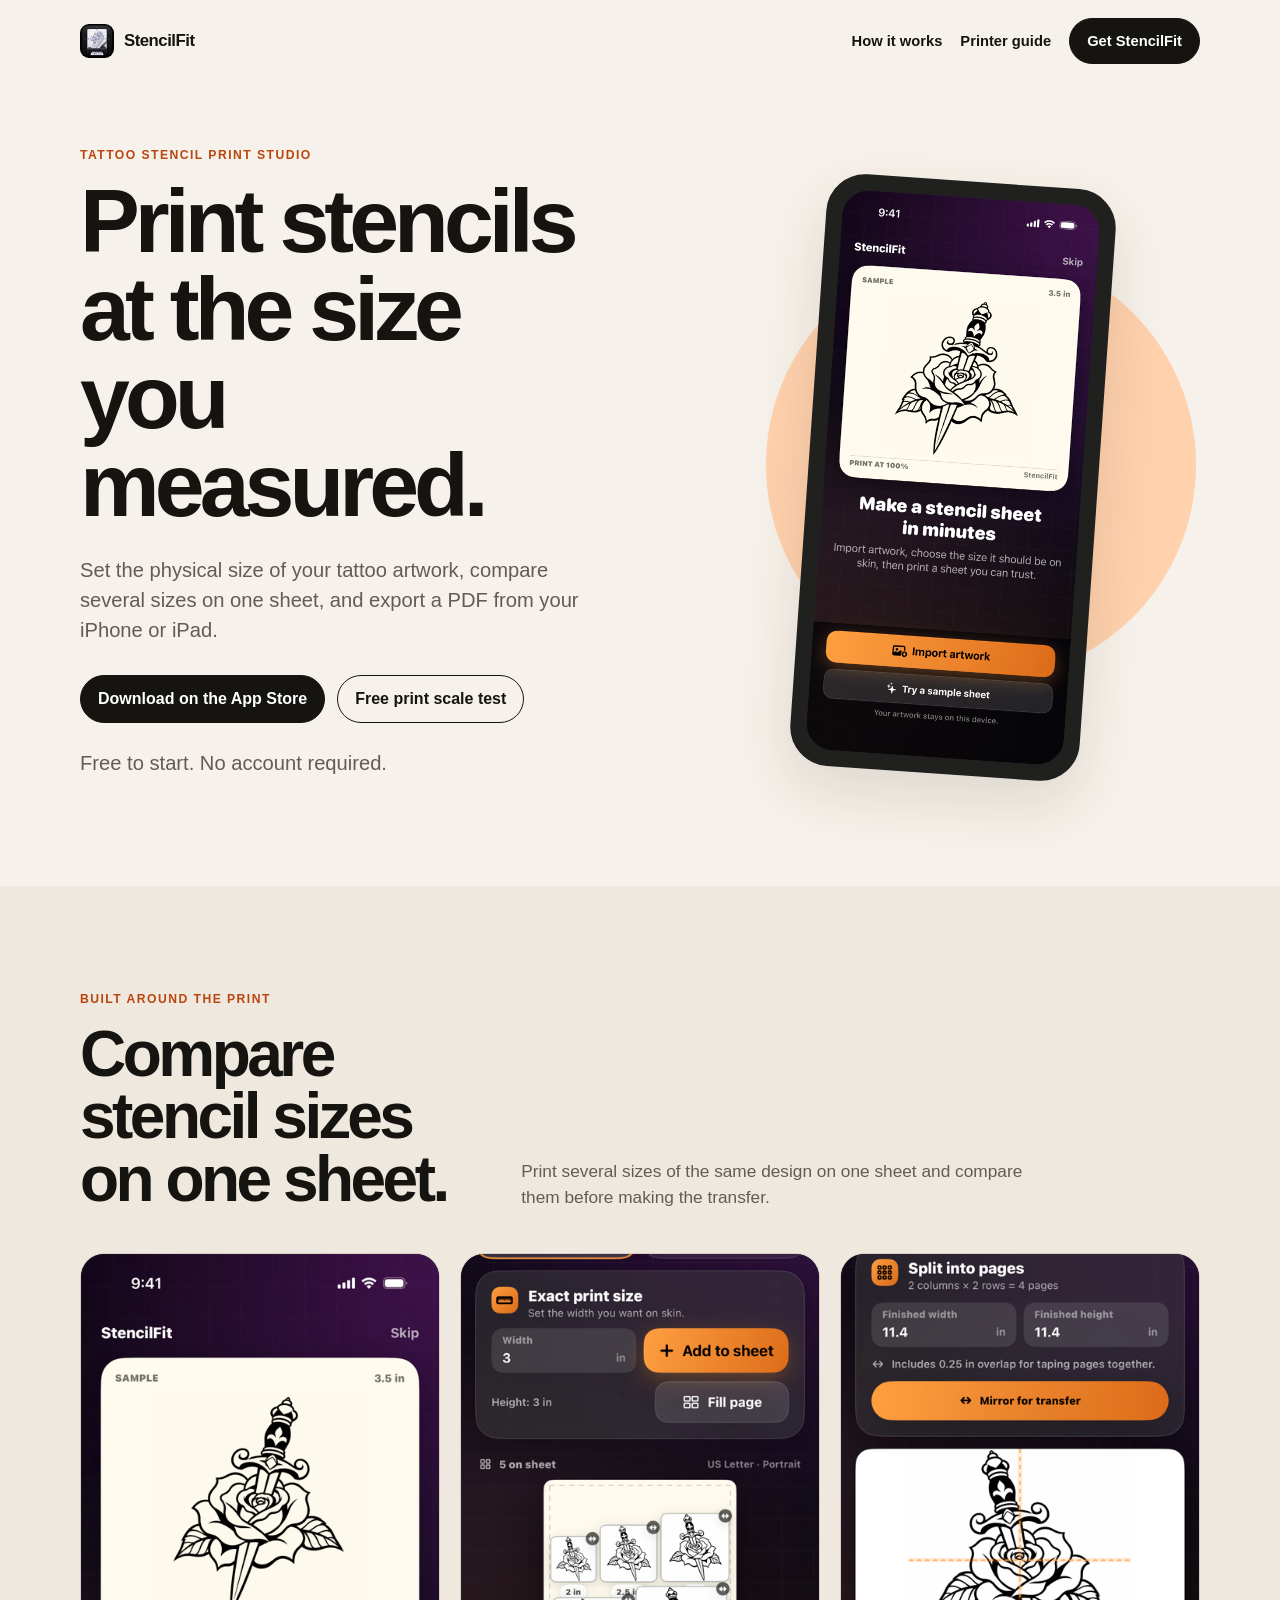
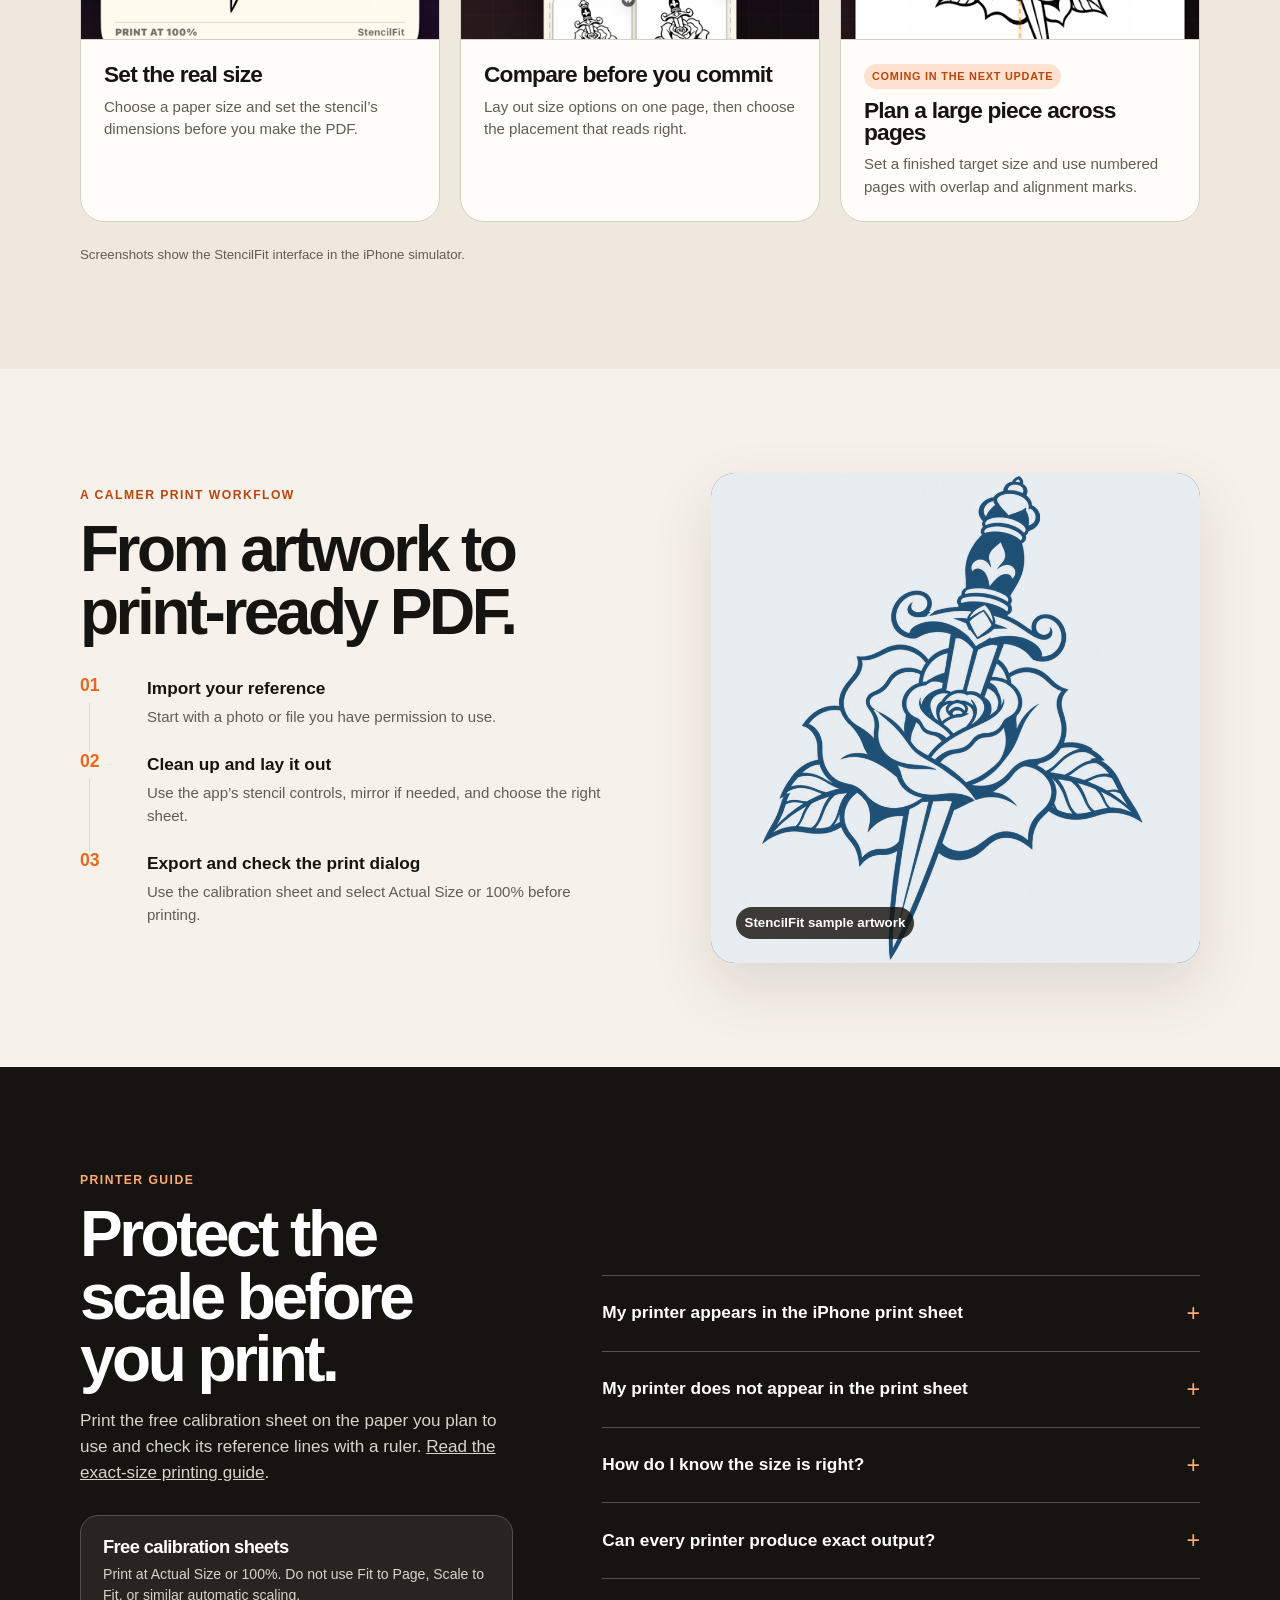
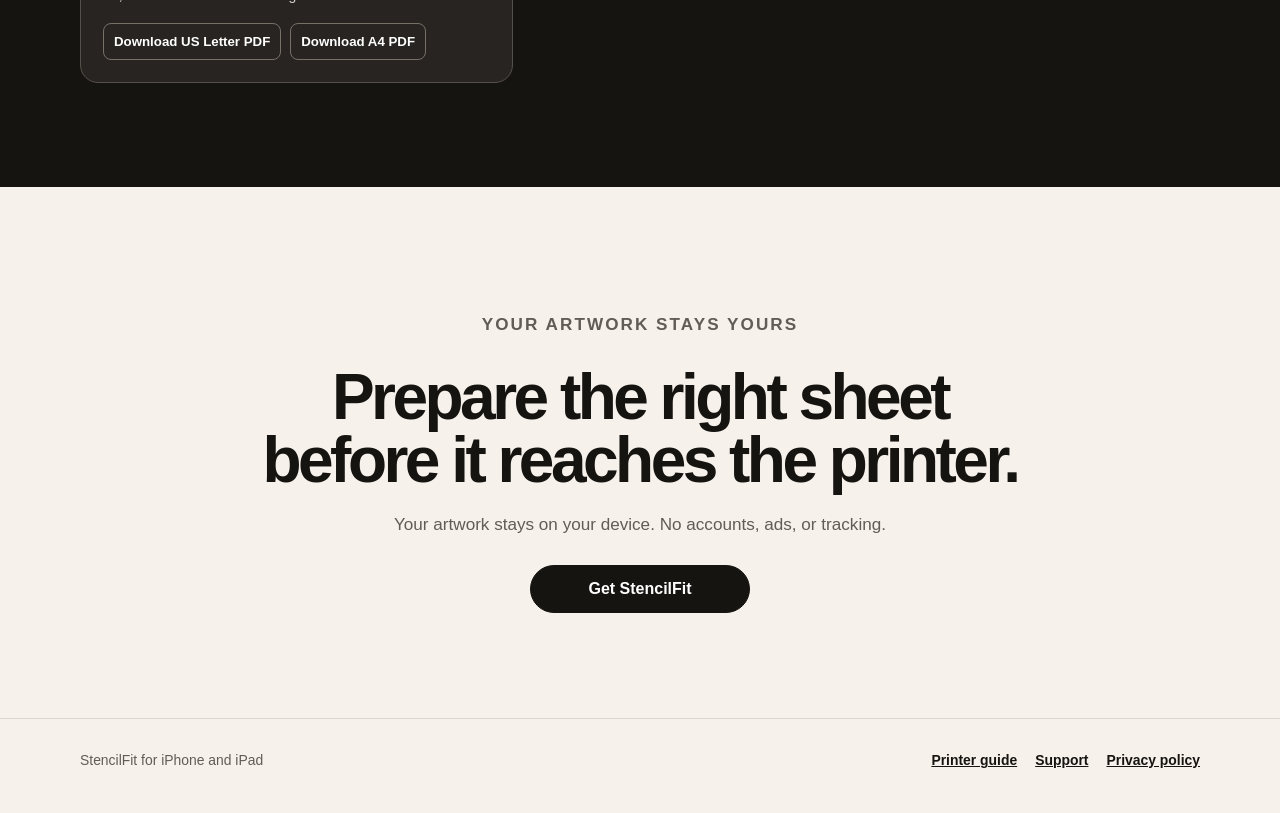
<file: index.html>
<!doctype html>
<html lang="en">
  <head>
    <meta charset="utf-8" />
    <meta name="viewport" content="width=device-width, initial-scale=1" />
    <meta
      name="description"
      content="Size tattoo stencils in inches or centimeters, compare several sizes on one sheet, and export a print-ready PDF on iPhone and iPad."
    />
    <link
      rel="canonical"
      href="https://carlosj1999.github.io/stencilfit-site/"
    />
    <meta
      property="og:title"
      content="StencilFit | Exact-size tattoo stencils for iPhone and iPad"
    />
    <meta
      property="og:description"
      content="Prepare a clean, real-size stencil PDF on iPhone or iPad."
    />
    <meta
      property="og:url"
      content="https://carlosj1999.github.io/stencilfit-site/"
    />
    <meta property="og:type" content="website" />
    <meta
      property="og:image"
      content="https://carlosj1999.github.io/stencilfit-site/assets/demo-dagger-rose.png"
    />
    <meta property="og:image:alt" content="Dagger-and-rose tattoo stencil from StencilFit" />
    <meta name="twitter:card" content="summary_large_image" />
    <meta name="theme-color" content="#f6f1ea" />
    <link rel="icon" href="assets/app-icon.png" type="image/png" />
    <title>StencilFit | Exact-size tattoo stencils for iPhone and iPad</title>
    <link rel="stylesheet" href="assets/site.css" />
  </head>
  <body>
    <a class="skip" href="#main">Skip to content</a>
    <header class="site-header">
      <nav class="wrap nav" aria-label="Main navigation">
        <a class="brand" href="#top" aria-label="StencilFit home"
          ><img src="assets/app-icon.png" alt="" />StencilFit</a
        >
        <div class="nav-links">
          <a href="#how-it-works">How it works</a
          ><a href="print-tattoo-stencil-actual-size.html">Printer guide</a
          ><a
            class="button"
            href="https://apps.apple.com/app/apple-store/id6786130344?pt=129078736&amp;ct=website-product-page&amp;mt=8"
            >Get StencilFit</a
          >
        </div>
      </nav>
    </header>
    <main id="main">
      <section class="hero" id="top">
        <div class="wrap hero-grid">
          <div class="hero-copy">
            <p class="eyebrow">Tattoo stencil print studio</p>
            <h1>Print stencils at the size you measured.</h1>
            <p>
              Set the physical size of your tattoo artwork, compare several sizes
              on one sheet, and export a PDF from your iPhone or iPad.
            </p>
            <div class="hero-actions">
              <a
                class="button"
                href="https://apps.apple.com/app/apple-store/id6786130344?pt=129078736&amp;ct=website-product-page&amp;mt=8"
                >Download on the App Store</a
              ><a class="button secondary" href="print-tattoo-stencil-actual-size.html"
                >Free print scale test</a
              >
            </div>
            <p class="microcopy">Free to start. No account required.</p>
          </div>
          <div
            class="hero-visual"
            aria-label="StencilFit welcome screen with a sample tattoo stencil"
          >
            <div class="halo" aria-hidden="true"></div>
            <div class="phone">
              <img
                src="assets/exact-size.png"
                alt="StencilFit welcome screen with a dagger-and-rose sample labeled 3.5 inches"
              />
            </div>
          </div>
        </div>
      </section>
      <section class="capabilities" id="how-it-works">
        <div class="wrap">
          <div class="section-head">
            <div>
              <p class="eyebrow">Built around the print</p>
              <h2>Compare stencil sizes on one sheet.</h2>
            </div>
            <p>
              Print several sizes of the same design on one sheet and compare
              them before making the transfer.
            </p>
          </div>
          <div class="capability-grid">
            <article class="capability">
              <img
                class="capability-image"
                src="assets/exact-size.png"
                alt="StencilFit sample preview with the dagger-and-rose stencil labeled 3.5 inches"
              />
              <div class="capability-copy">
                <h3>Set the real size</h3>
                <p>
                  Choose a paper size and set the stencil’s dimensions before
                  you make the PDF.
                </p>
              </div>
            </article>
            <article class="capability">
              <img
                class="capability-image"
                src="assets/compare-sizes.png"
                alt="Simulator screen comparing five tattoo stencil size options on paper"
              />
              <div class="capability-copy">
                <h3>Compare before you commit</h3>
                <p>
                  Lay out size options on one page, then choose the placement
                  that reads right.
                </p>
              </div>
            </article>
            <article class="capability">
              <img
                class="capability-image"
                src="assets/multi-page.png"
                alt="StencilFit layout preview dividing an 11.4-inch design into four pages"
              />
              <div class="capability-copy">
                <span class="tag">Coming in the next update</span>
                <h3>Plan a large piece across pages</h3>
                <p>
                  Set a finished target size and use numbered pages with overlap
                  and alignment marks.
                </p>
              </div>
            </article>
          </div>
          <p class="demo-caption">
            Screenshots show the StencilFit interface in the iPhone simulator.
          </p>
        </div>
      </section>
      <section>
        <div class="wrap process-grid">
          <div>
            <p class="eyebrow">A calmer print workflow</p>
            <h2>From artwork to print-ready PDF.</h2>
            <ol class="steps">
              <li>
                <strong>Import your reference</strong
                ><span
                  >Start with a photo or file you have permission to use.</span
                >
              </li>
              <li>
                <strong>Clean up and lay it out</strong
                ><span
                  >Use the app’s stencil controls, mirror if needed, and choose
                  the right sheet.</span
                >
              </li>
              <li>
                <strong>Export and check the print dialog</strong
                ><span
                  >Use the calibration sheet and select Actual Size or 100%
                  before printing.</span
                >
              </li>
            </ol>
          </div>
          <div class="art-card">
            <img
              src="assets/demo-dagger-rose.png"
              alt="Blackwork dagger-and-rose tattoo flash from the StencilFit simulator"
            />
            <div>StencilFit sample artwork</div>
          </div>
        </div>
      </section>
      <section class="print-guide" id="printer-guide">
        <div class="wrap guide-grid">
          <div class="guide-copy">
            <p class="eyebrow">Printer guide</p>
            <h2>Protect the scale before you print.</h2>
            <p>
              Print the free calibration sheet on the paper you plan to use and
              check its reference lines with a ruler.
              <a href="print-tattoo-stencil-actual-size.html">Read the exact-size printing guide</a>.
            </p>
            <div class="calibration">
              <h3>Free calibration sheets</h3>
              <p>
                Print at Actual Size or 100%. Do not use Fit to Page, Scale to
                Fit, or similar automatic scaling.
              </p>
              <div class="calibration-links">
                <a href="calibration-letter.pdf" download>Download US Letter PDF</a
                ><a href="calibration-a4.pdf" download>Download A4 PDF</a>
              </div>
            </div>
          </div>
          <div class="faq" aria-label="Printing questions">
            <details>
              <summary>My printer appears in the iPhone print sheet</summary>
              <p>
                Use AirPrint. Before you confirm, open the printer options and
                select Actual Size or 100% if your printer provides that
                control. Turn off any setting that scales the page to fit.
                <a
                  href="https://support.apple.com/en-us/109349"
                  target="_blank"
                  rel="noreferrer"
                  >Apple’s AirPrint guide</a
                >
                explains the iPhone print flow.
              </p>
            </details>
            <details>
              <summary>My printer does not appear in the print sheet</summary>
              <p>
                Export the PDF from StencilFit, then share it to a printer
                companion app that supports PDF imports, or move it to a
                computer to print. Check that app or computer’s print dialog for
                Actual Size or 100% and disable automatic fitting.
              </p>
            </details>
            <details>
              <summary>How do I know the size is right?</summary>
              <p>
                Print the matching calibration sheet at Actual Size or 100%,
                then measure the reference line with a ruler. If it is off,
                correct the printer’s scaling before printing your stencil.
              </p>
            </details>
            <details>
              <summary>Can every printer produce exact output?</summary>
              <p>
                Printer software, margins, paper handling, and automatic scaling
                vary. StencilFit prepares the layout, while the calibration
                check verifies your own printer and chosen print path.
              </p>
            </details>
          </div>
        </div>
      </section>
      <section class="cta">
        <div class="wrap">
          <p class="eyebrow">Your artwork stays yours</p>
          <h2>Prepare the right sheet before it reaches the printer.</h2>
          <p>
            Your artwork stays on your device. No accounts, ads, or tracking.
          </p>
          <a
            class="button"
            href="https://apps.apple.com/app/apple-store/id6786130344?pt=129078736&amp;ct=website-product-page&amp;mt=8"
            >Get StencilFit</a
          >
        </div>
      </section>
    </main>
    <footer>
      <div class="wrap footer-row">
        <span>StencilFit for iPhone and iPad</span>
        <nav aria-label="Footer navigation">
          <a href="print-tattoo-stencil-actual-size.html">Printer guide</a>
          <a href="mailto:cjibanez1999@gmail.com">Support</a
          ><a href="privacy.html">Privacy policy</a>
        </nav>
      </div>
    </footer>
  </body>
</html>
</file>
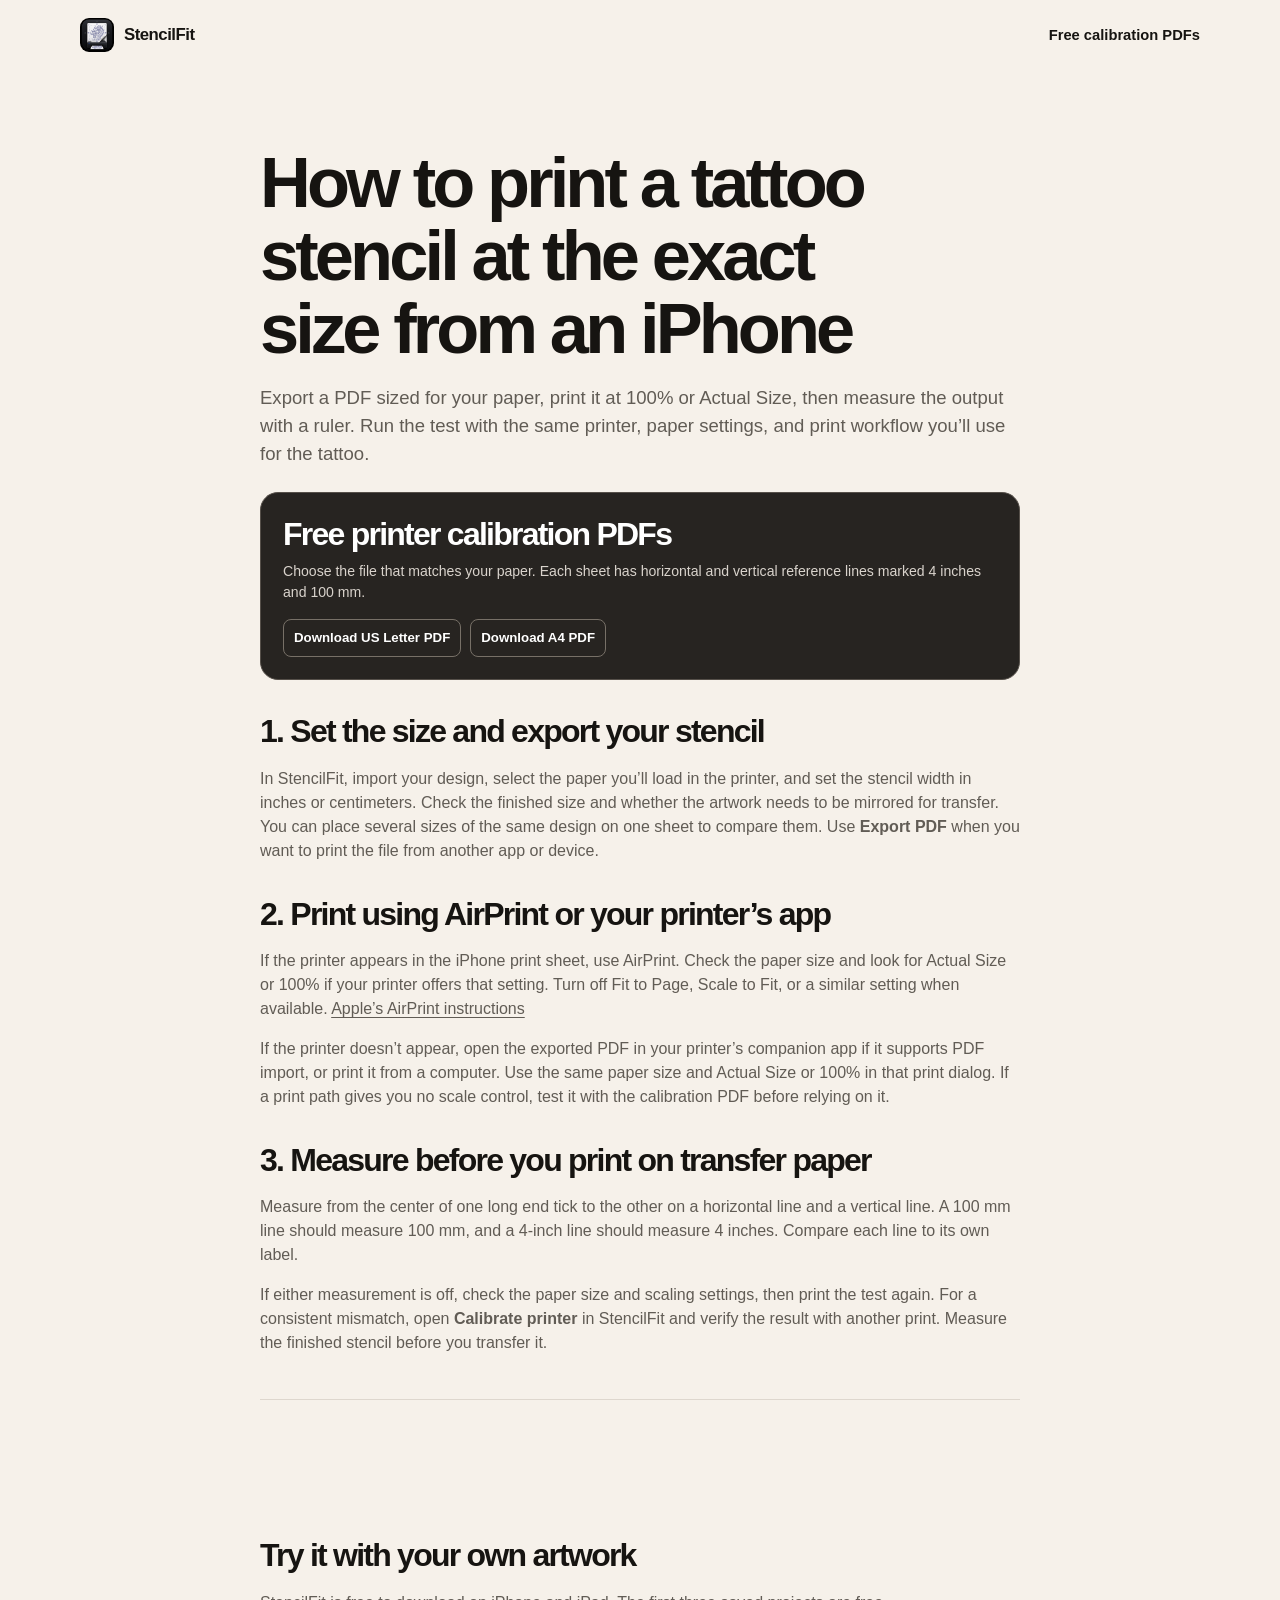
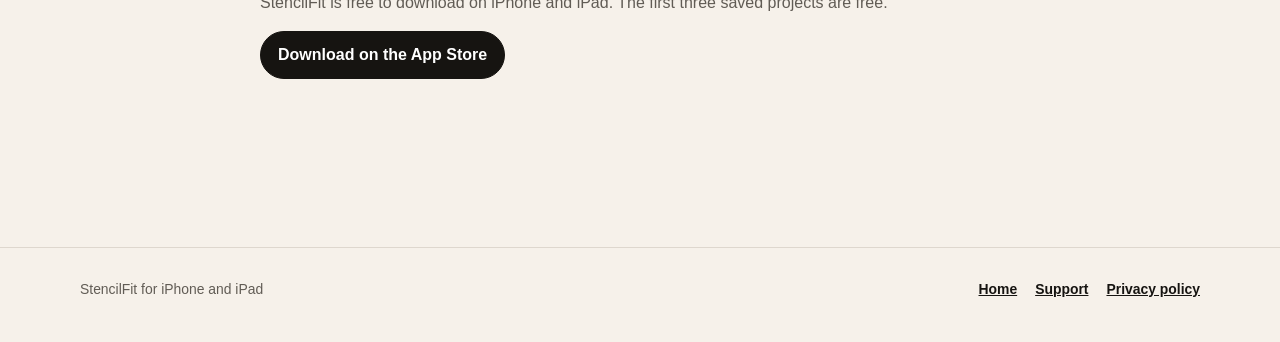
<file: print-tattoo-stencil-actual-size.html>
<!doctype html>
<html lang="en">
  <head>
    <meta charset="utf-8" />
    <meta name="viewport" content="width=device-width, initial-scale=1" />
    <meta name="description" content="Print a tattoo stencil at its intended size from an iPhone, with free Letter and A4 calibration PDFs, AirPrint steps, and ruler checks." />
    <link rel="canonical" href="https://carlosj1999.github.io/stencilfit-site/print-tattoo-stencil-actual-size.html" />
    <link rel="icon" href="assets/app-icon.png" type="image/png" />
    <link rel="stylesheet" href="assets/site.css" />
    <meta property="og:type" content="article" />
    <meta property="og:title" content="How to print a tattoo stencil at the exact size from an iPhone" />
    <meta property="og:description" content="Use the free StencilFit calibration PDFs to check that your printer keeps your stencil at the intended size." />
    <meta property="og:url" content="https://carlosj1999.github.io/stencilfit-site/print-tattoo-stencil-actual-size.html" />
    <meta property="og:image" content="https://carlosj1999.github.io/stencilfit-site/assets/demo-dagger-rose.png" />
    <meta property="og:image:alt" content="Dagger-and-rose tattoo flash from StencilFit" />
    <title>How to Print a Tattoo Stencil at the Exact Size from an iPhone | StencilFit</title>
  </head>
  <body>
    <a class="skip" href="#main">Skip to content</a>
    <header class="site-header">
      <nav class="wrap nav" aria-label="Main navigation">
        <a class="brand" href="./"><img src="assets/app-icon.png" alt="" />StencilFit</a>
        <div class="nav-links"><a href="#calibration">Free calibration PDFs</a></div>
      </nav>
    </header>
    <main id="main" class="guide-page">
      <article>
        <h1>How to print a tattoo stencil at the exact size from an iPhone</h1>
        <p class="guide-intro">Export a PDF sized for your paper, print it at 100% or Actual Size, then measure the output with a ruler. Run the test with the same printer, paper settings, and print workflow you’ll use for the tattoo.</p>
        <section class="calibration" id="calibration" aria-labelledby="calibration-heading">
          <h2 id="calibration-heading">Free printer calibration PDFs</h2>
          <p>Choose the file that matches your paper. Each sheet has horizontal and vertical reference lines marked 4 inches and 100 mm.</p>
          <div class="calibration-links">
            <a href="calibration-letter.pdf" download>Download US Letter PDF</a>
            <a href="calibration-a4.pdf" download>Download A4 PDF</a>
          </div>
        </section>
        <h2>1. Set the size and export your stencil</h2>
        <p>In StencilFit, import your design, select the paper you’ll load in the printer, and set the stencil width in inches or centimeters. Check the finished size and whether the artwork needs to be mirrored for transfer. You can place several sizes of the same design on one sheet to compare them. Use <strong>Export PDF</strong> when you want to print the file from another app or device.</p>
        <h2>2. Print using AirPrint or your printer’s app</h2>
        <p>If the printer appears in the iPhone print sheet, use AirPrint. Check the paper size and look for Actual Size or 100% if your printer offers that setting. Turn off Fit to Page, Scale to Fit, or a similar setting when available. <a href="https://support.apple.com/en-us/109349">Apple’s AirPrint instructions</a></p>
        <p>If the printer doesn’t appear, open the exported PDF in your printer’s companion app if it supports PDF import, or print it from a computer. Use the same paper size and Actual Size or 100% in that print dialog. If a print path gives you no scale control, test it with the calibration PDF before relying on it.</p>
        <h2>3. Measure before you print on transfer paper</h2>
        <p>Measure from the center of one long end tick to the other on a horizontal line and a vertical line. A 100 mm line should measure 100 mm, and a 4-inch line should measure 4 inches. Compare each line to its own label.</p>
        <p>If either measurement is off, check the paper size and scaling settings, then print the test again. For a consistent mismatch, open <strong>Calibrate printer</strong> in StencilFit and verify the result with another print. Measure the finished stencil before you transfer it.</p>
        <section class="guide-cta" aria-labelledby="try-stencilfit">
          <h2 id="try-stencilfit">Try it with your own artwork</h2>
          <p>StencilFit is free to download on iPhone and iPad. The first three saved projects are free.</p>
          <a class="button" href="https://apps.apple.com/app/apple-store/id6786130344?pt=129078736&amp;ct=exact-size-printing-guide&amp;mt=8">Download on the App Store</a>
        </section>
      </article>
    </main>
    <footer>
      <div class="wrap footer-row">
        <span>StencilFit for iPhone and iPad</span>
        <nav aria-label="Footer navigation">
          <a href="./">Home</a>
          <a href="mailto:cjibanez1999@gmail.com">Support</a>
          <a href="privacy.html">Privacy policy</a>
        </nav>
      </div>
    </footer>
  </body>
</html>
</file>
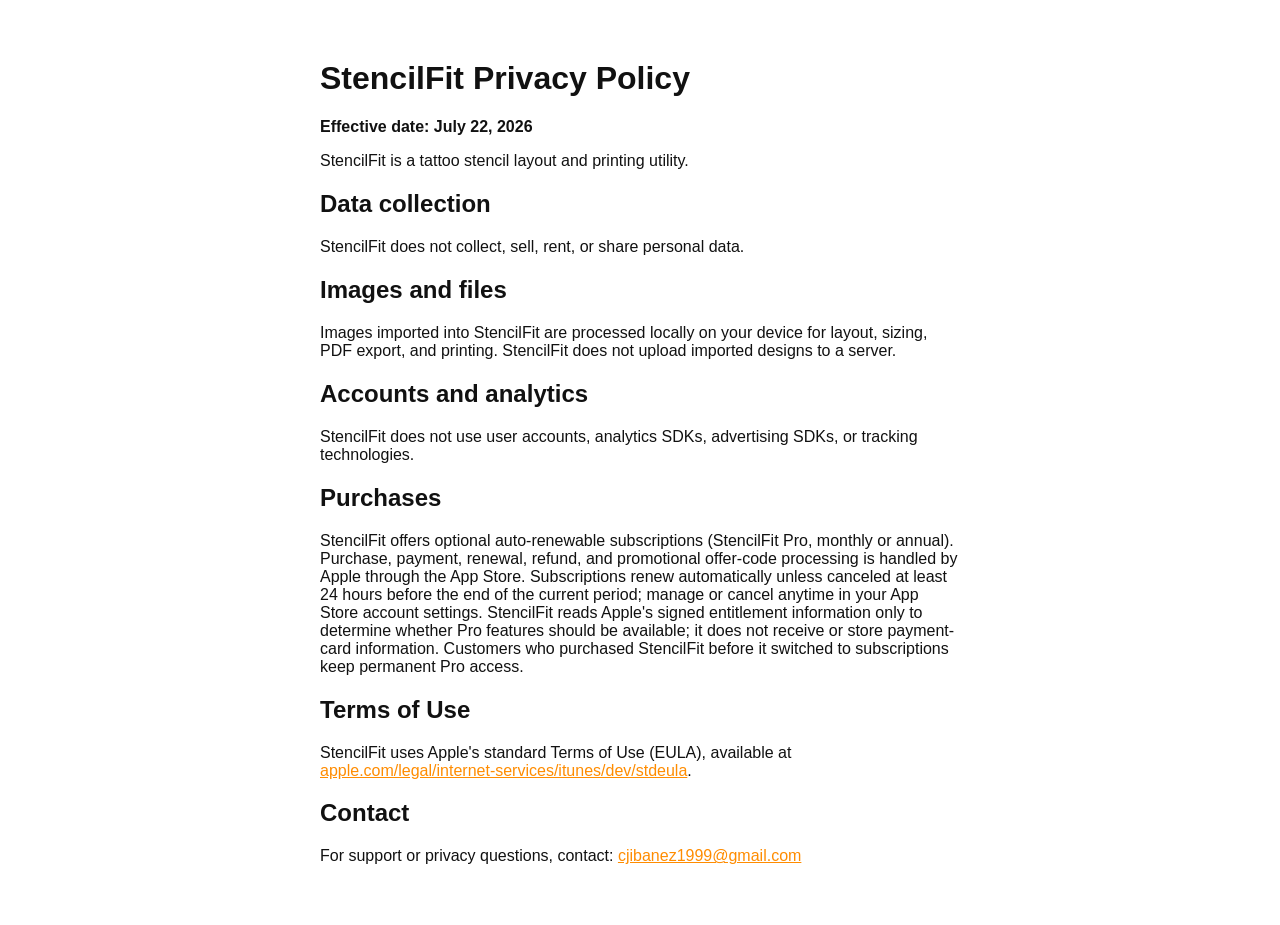
<file: privacy.html>
<!DOCTYPE html>
<html lang="en">
<head>
  <meta charset="UTF-8">
  <meta name="viewport" content="width=device-width, initial-scale=1.0">
  <title>StencilFit Privacy Policy</title>
  <style>
    body { font-family: -apple-system, sans-serif; max-width: 640px; margin: 60px auto; padding: 0 24px; color: #111; }
    h1 { font-size: 2rem; }
    a { color: #FF8C00; }
  </style>
</head>
<body>
  <h1>StencilFit Privacy Policy</h1>
  <p><strong>Effective date: July 22, 2026</strong></p>
  <p>StencilFit is a tattoo stencil layout and printing utility.</p>

  <h2>Data collection</h2>
  <p>StencilFit does not collect, sell, rent, or share personal data.</p>

  <h2>Images and files</h2>
  <p>Images imported into StencilFit are processed locally on your device for layout, sizing, PDF export, and printing. StencilFit does not upload imported designs to a server.</p>

  <h2>Accounts and analytics</h2>
  <p>StencilFit does not use user accounts, analytics SDKs, advertising SDKs, or tracking technologies.</p>

  <h2>Purchases</h2>
  <p>StencilFit offers optional auto-renewable subscriptions (StencilFit Pro, monthly or annual). Purchase, payment, renewal, refund, and promotional offer-code processing is handled by Apple through the App Store. Subscriptions renew automatically unless canceled at least 24 hours before the end of the current period; manage or cancel anytime in your App Store account settings. StencilFit reads Apple's signed entitlement information only to determine whether Pro features should be available; it does not receive or store payment-card information. Customers who purchased StencilFit before it switched to subscriptions keep permanent Pro access.</p>

  <h2>Terms of Use</h2>
  <p>StencilFit uses Apple's standard Terms of Use (EULA), available at <a href="https://www.apple.com/legal/internet-services/itunes/dev/stdeula/">apple.com/legal/internet-services/itunes/dev/stdeula</a>.</p>

  <h2>Contact</h2>
  <p>For support or privacy questions, contact: <a href="mailto:cjibanez1999@gmail.com">cjibanez1999@gmail.com</a></p>
</body>
</html>
</file>
<file: assets/site.css>
:root {
  --ink: #161411;
  --muted: #615c55;
  --paper: #f6f1ea;
  --surface: #fffdfa;
  --line: #ded7ce;
  --orange: #ea681d;
  --orange-dark: #b9460d;
  --blue: #1e4f75;
  --radius: 24px;
  --shadow: 0 24px 60px rgba(61, 46, 33, 0.13);
}
* {
  box-sizing: border-box;
}
html {
  scroll-behavior: smooth;
}
body {
  margin: 0;
  color: var(--ink);
  background: var(--paper);
  font-family:
    ui-rounded,
    "SF Pro Rounded",
    "Avenir Next",
    Avenir,
    -apple-system,
    BlinkMacSystemFont,
    "Segoe UI",
    sans-serif;
  line-height: 1.5;
}
a {
  color: inherit;
}
a:focus-visible,
summary:focus-visible {
  outline: 3px solid var(--orange);
  outline-offset: 4px;
  border-radius: 5px;
}
.wrap {
  width: min(1120px, calc(100% - 40px));
  margin: auto;
}
.skip {
  position: absolute;
  left: -999px;
  top: 12px;
  background: var(--ink);
  color: #fff;
  padding: 10px 14px;
  z-index: 5;
}
.skip:focus {
  left: 12px;
}
.site-header {
  padding: 18px 0;
}
.nav,
.nav-links,
.hero-actions,
.calibration-links,
.footer-row,
.footer-row nav {
  display: flex;
  align-items: center;
}
.nav,
.footer-row {
  justify-content: space-between;
  gap: 18px;
}
.brand {
  display: inline-flex;
  align-items: center;
  gap: 10px;
  text-decoration: none;
  font-size: 1.05rem;
  font-weight: 800;
  letter-spacing: -0.03em;
}
.brand img {
  width: 34px;
  height: 34px;
  border-radius: 9px;
}
.nav-links {
  gap: 18px;
  font-size: 0.92rem;
  font-weight: 700;
}
.nav-links a {
  text-decoration: none;
}
.nav-links a:not(.button):hover {
  color: var(--orange-dark);
}
.button {
  display: inline-flex;
  align-items: center;
  justify-content: center;
  min-height: 46px;
  padding: 11px 17px;
  border: 1px solid var(--ink);
  border-radius: 999px;
  background: var(--ink);
  color: #fff;
  font: inherit;
  font-weight: 800;
  text-align: center;
  text-decoration: none;
  transition:
    transform 0.18s ease,
    background 0.18s ease;
}
.button:hover {
  transform: translateY(-2px);
  background: var(--orange-dark);
  border-color: var(--orange-dark);
}
.button.secondary {
  background: transparent;
  color: var(--ink);
}
.button.secondary:hover {
  background: var(--surface);
  color: var(--ink);
}
.eyebrow {
  margin: 0 0 14px;
  color: var(--orange-dark);
  font-size: 0.76rem;
  font-weight: 900;
  letter-spacing: 0.12em;
  text-transform: uppercase;
}
h1,
h2,
h3 {
  margin: 0;
  line-height: 0.98;
  letter-spacing: -0.055em;
}
h1 {
  max-width: 620px;
  font-size: clamp(3.35rem, 7vw, 6.25rem);
}
h2 {
  font-size: clamp(2.5rem, 5vw, 4.45rem);
}
h3 {
  font-size: 1.42rem;
  letter-spacing: -0.035em;
}
.hero {
  padding: 64px 0 78px;
  overflow: hidden;
}
.hero-grid,
.process-grid,
.guide-grid {
  display: grid;
  grid-template-columns: minmax(0, 1.04fr) minmax(320px, 0.96fr);
  align-items: center;
  gap: clamp(36px, 7vw, 90px);
}
.hero-copy > p:not(.eyebrow) {
  max-width: 555px;
  margin: 25px 0 30px;
  color: var(--muted);
  font-size: clamp(1.06rem, 2vw, 1.26rem);
}
.hero-actions {
  flex-wrap: wrap;
  gap: 12px;
}
.microcopy {
  margin: 15px 0 0;
  color: var(--muted);
  font-size: 0.84rem;
}
.hero-visual {
  position: relative;
  min-height: 560px;
  display: grid;
  place-items: center;
}
.halo {
  position: absolute;
  width: 430px;
  height: 430px;
  border-radius: 50%;
  background: #ffd1ad;
  transform: translate(28px, -12px);
}
.phone {
  position: relative;
  width: min(290px, 70vw);
  padding: 9px;
  border: 7px solid #20201e;
  border-radius: 39px;
  background: #20201e;
  box-shadow: var(--shadow);
  transform: rotate(4deg);
}
.phone img {
  display: block;
  width: 100%;
  border-radius: 27px;
}
.capability-grid {
  display: grid;
  grid-template-columns: repeat(3, 1fr);
  gap: 22px;
}
section {
  padding: 104px 0;
}
.section-head {
  display: grid;
  grid-template-columns: 0.6fr 1fr;
  gap: 34px;
  align-items: end;
  margin-bottom: 42px;
}
.section-head > p {
  max-width: 520px;
  margin: 0;
  color: var(--muted);
  font-size: 1.08rem;
}
.capabilities {
  background: #efe8df;
}
.capability-grid {
  gap: 20px;
}
.capability {
  overflow: hidden;
  border: 1px solid #d8cfc4;
  border-radius: var(--radius);
  background: var(--surface);
}
.capability-image {
  display: block;
  width: 100%;
  aspect-ratio: 1/1.08;
  object-fit: cover;
  object-position: top;
  border-bottom: 1px solid #d8cfc4;
  background: #161616;
}
.capability:nth-child(2) .capability-image {
  object-position: center 55%;
}
.capability:nth-child(3) .capability-image {
  object-position: center 62%;
}
.capability-copy {
  min-height: 176px;
  padding: 23px;
}
.capability p {
  margin: 10px 0 0;
  color: var(--muted);
  font-size: 0.94rem;
}
.tag {
  display: inline-block;
  margin-bottom: 10px;
  padding: 4px 8px;
  border-radius: 99px;
  background: #ffe1cf;
  color: var(--orange-dark);
  font-size: 0.68rem;
  font-weight: 900;
  letter-spacing: 0.07em;
  text-transform: uppercase;
}
.demo-caption {
  margin: 23px 0 0;
  color: var(--muted);
  font-size: 0.83rem;
}
.process-grid {
  grid-template-columns: 1.05fr 0.95fr;
}
.steps {
  margin: 32px 0 0;
  padding: 0;
  list-style: none;
  counter-reset: steps;
}
.steps li {
  position: relative;
  min-height: 66px;
  padding: 0 0 24px 67px;
  counter-increment: steps;
}
.steps li::before {
  content: "0" counter(steps);
  position: absolute;
  left: 0;
  top: -4px;
  color: var(--orange);
  font-size: 1.1rem;
  font-weight: 900;
}
.steps li::after {
  content: "";
  position: absolute;
  top: 27px;
  left: 9px;
  bottom: 0;
  border-left: 1px solid var(--line);
}
.steps li:last-child::after {
  display: none;
}
.steps strong {
  display: block;
  font-size: 1.08rem;
}
.steps span {
  display: block;
  margin-top: 4px;
  color: var(--muted);
  font-size: 0.94rem;
}
.art-card {
  position: relative;
  aspect-ratio: 1;
  overflow: hidden;
  border-radius: var(--radius);
  background: var(--blue);
  box-shadow: var(--shadow);
}
.art-card img {
  width: 100%;
  height: 100%;
  object-fit: cover;
  mix-blend-mode: screen;
  opacity: 0.9;
}
.art-card div {
  position: absolute;
  right: 25px;
  bottom: 24px;
  left: 25px;
  width: max-content;
  padding: 6px 9px;
  border-radius: 999px;
  background: rgba(22, 20, 17, 0.82);
  color: #fff;
  font-size: 0.83rem;
  font-weight: 800;
}
.print-guide {
  background: var(--ink);
  color: #fff;
}
.print-guide .eyebrow {
  color: #ffad75;
}
.guide-grid {
  grid-template-columns: 0.84fr 1.16fr;
}
.guide-copy > p:not(.eyebrow) {
  color: #d9d3cc;
  font-size: 1.07rem;
}
.calibration {
  margin-top: 30px;
  padding: 22px;
  border: 1px solid #56504a;
  border-radius: 18px;
  background: #272421;
}
.calibration h3 {
  font-size: 1.15rem;
}
.calibration p {
  margin: 8px 0 16px;
  color: #d9d3cc;
  font-size: 0.88rem;
}
.calibration-links {
  flex-wrap: wrap;
  gap: 9px;
}
.calibration-links a {
  padding: 8px 10px;
  border: 1px solid #777067;
  border-radius: 8px;
  color: #fff;
  font-size: 0.83rem;
  font-weight: 800;
  text-decoration: none;
}
.calibration-links a:hover {
  border-color: #ffad75;
  color: #ffad75;
}
.faq {
  border-top: 1px solid #56504a;
}
details {
  border-bottom: 1px solid #56504a;
}
summary {
  display: flex;
  align-items: center;
  justify-content: space-between;
  gap: 16px;
  padding: 20px 0;
  cursor: pointer;
  font-size: 1.08rem;
  font-weight: 800;
  list-style: none;
}
summary::-webkit-details-marker {
  display: none;
}
summary::after {
  content: "+";
  color: #ffad75;
  font-size: 1.45rem;
  font-weight: 400;
}
details[open] summary::after {
  content: "−";
}
details p {
  max-width: 600px;
  margin: -3px 36px 20px 0;
  color: #d9d3cc;
  font-size: 0.95rem;
}
.faq a {
  color: #ffad75;
  font-weight: 800;
}
.cta {
  padding: 105px 0;
  text-align: center;
}
.cta h2 {
  max-width: 790px;
  margin: auto;
}
.cta p {
  max-width: 580px;
  margin: 20px auto 28px;
  color: var(--muted);
  font-size: 1.07rem;
}
.cta .button {
  min-width: 220px;
}
footer {
  border-top: 1px solid var(--line);
  padding: 31px 0 42px;
}
.footer-row {
  color: var(--muted);
  font-size: 0.87rem;
}
.footer-row nav {
  flex-wrap: wrap;
  justify-content: flex-end;
  gap: 18px;
}
.footer-row a {
  color: var(--ink);
  font-weight: 750;
}
@media (max-width: 800px) {
  .nav-links > a:not(.button) {
    display: none;
  }
  .hero {
    padding: 42px 0 58px;
  }
  .hero-grid,
  .process-grid,
  .guide-grid {
    grid-template-columns: 1fr;
  }
  .hero-visual {
    min-height: 450px;
  }
  .halo {
    width: 350px;
    height: 350px;
  }
  .section-head {
    grid-template-columns: 1fr;
    gap: 17px;
  }
  .capability-grid {
    grid-template-columns: 1fr;
  }
  .capability {
    display: grid;
    grid-template-columns: 0.78fr 1fr;
  }
  .capability-image {
    height: 100%;
    min-height: 265px;
    border-right: 1px solid #d8cfc4;
    border-bottom: 0;
  }
  .capability-copy {
    min-height: 0;
    align-self: center;
  }
  .art-card {
    max-width: 550px;
  }
  section {
    padding: 78px 0;
  }
}
@media (max-width: 560px) {
  .wrap {
    width: min(100% - 30px, 1120px);
  }
  .site-header {
    padding: 14px 0;
  }
  .nav .button {
    min-height: 40px;
    padding: 8px 12px;
    font-size: 0.78rem;
  }
  .hero-visual {
    min-height: 396px;
  }
  .phone {
    width: 225px;
  }
  .halo {
    width: 290px;
    height: 290px;
    transform: translate(12px, -10px);
  }
  .capability {
    display: block;
  }
  .capability-image {
    height: auto;
    min-height: 0;
    border-right: 0;
    border-bottom: 1px solid #d8cfc4;
  }
  .footer-row {
    display: block;
  }
  .footer-row nav {
    justify-content: flex-start;
    margin-top: 12px;
  }
}
@media (prefers-reduced-motion: reduce) {
  html {
    scroll-behavior: auto;
  }
  .button {
    transition: none;
  }
}

.guide-page {
  width: min(760px, calc(100% - 40px));
  margin: 0 auto;
  padding: clamp(24px, 6vw, 76px) 0 64px;
}
.guide-page h1 {
  font-size: clamp(2.25rem, 6vw, 4.4rem);
  line-height: 1.04;
}
.guide-page h2 {
  margin-top: 2rem;
  font-size: clamp(1.45rem, 3vw, 2rem);
  line-height: 1.2;
}
.guide-page p,
.guide-page li {
  color: var(--muted);
}
.guide-page .guide-intro {
  font-size: 1.16rem;
}
.guide-page a:not(.button) {
  text-underline-offset: 0.2em;
}
.guide-page .calibration {
  color: #fff;
  margin: 1.5rem 0;
}
.guide-page .calibration h2 {
  margin-top: 0;
}
.guide-page .calibration p {
  color: #d9d3cc;
}
.guide-cta {
  border-top: 1px solid var(--line);
  margin-top: 2.75rem;
}
</file>
